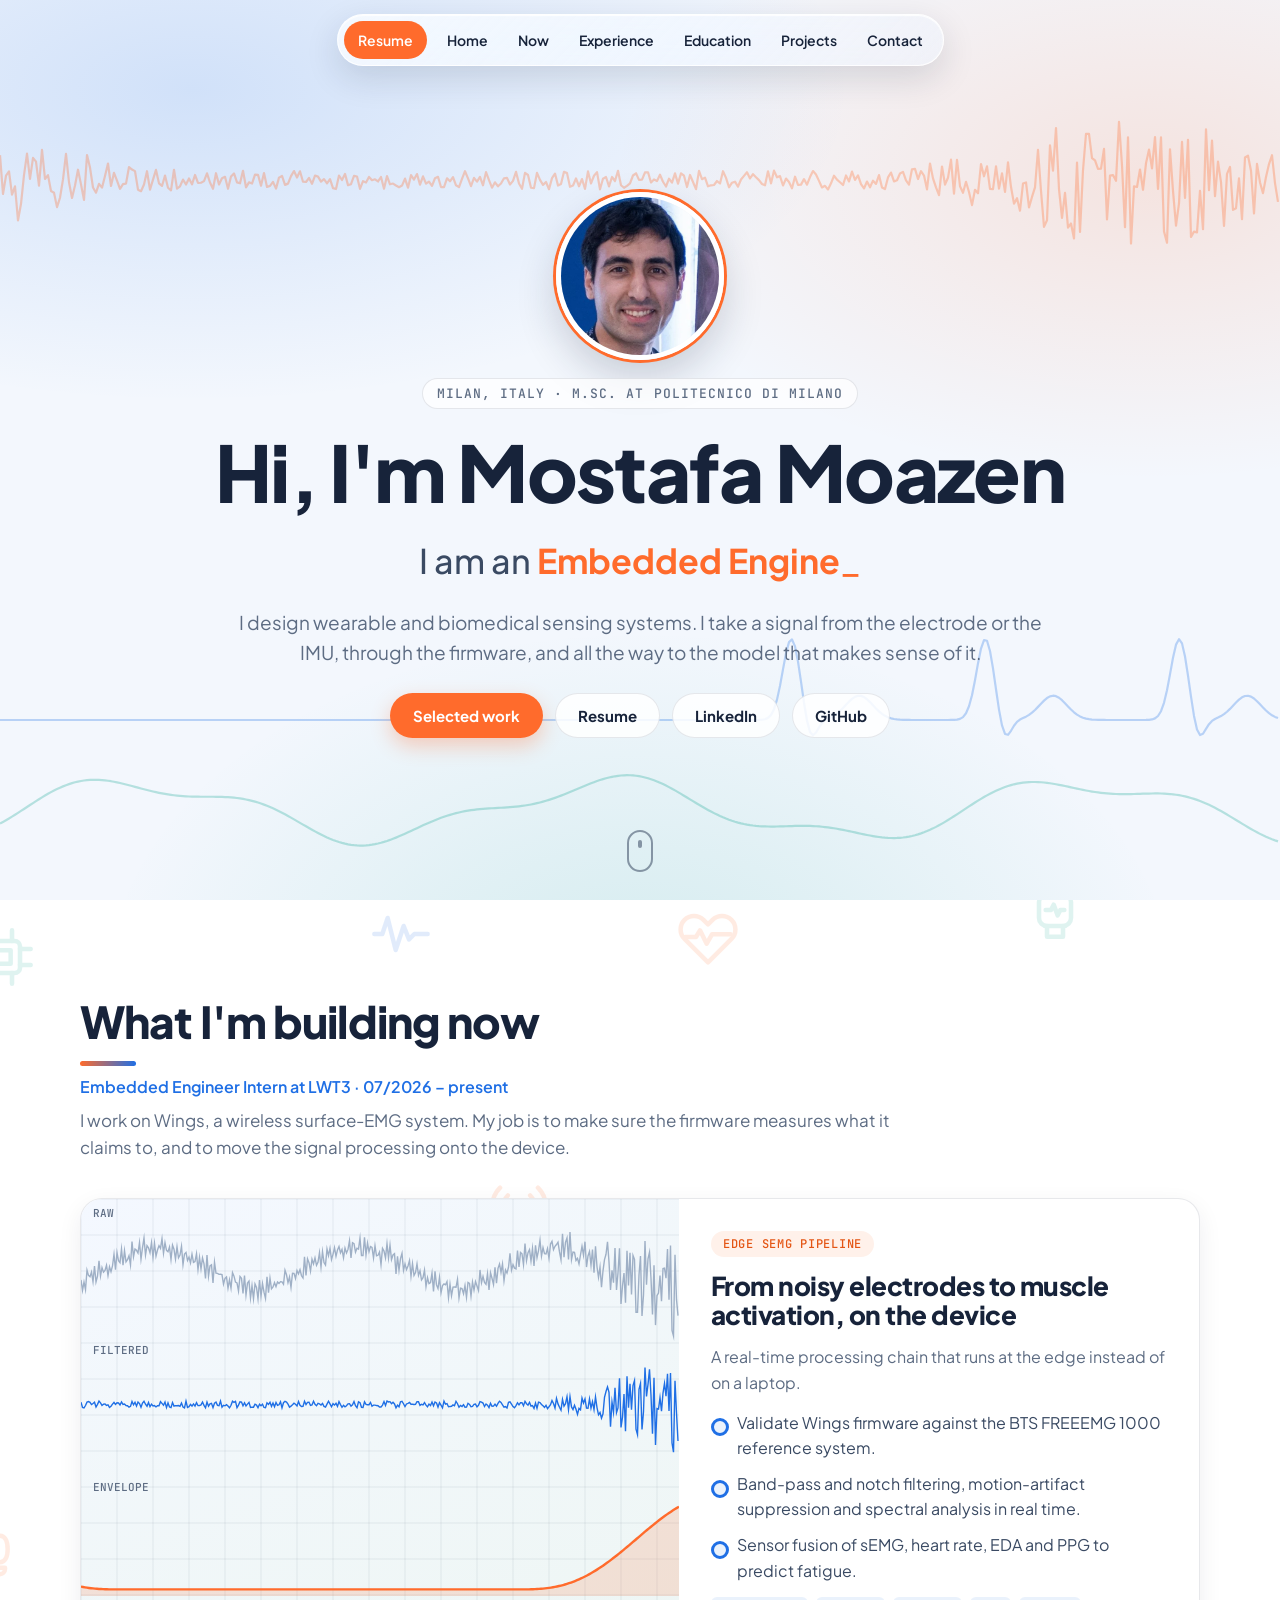
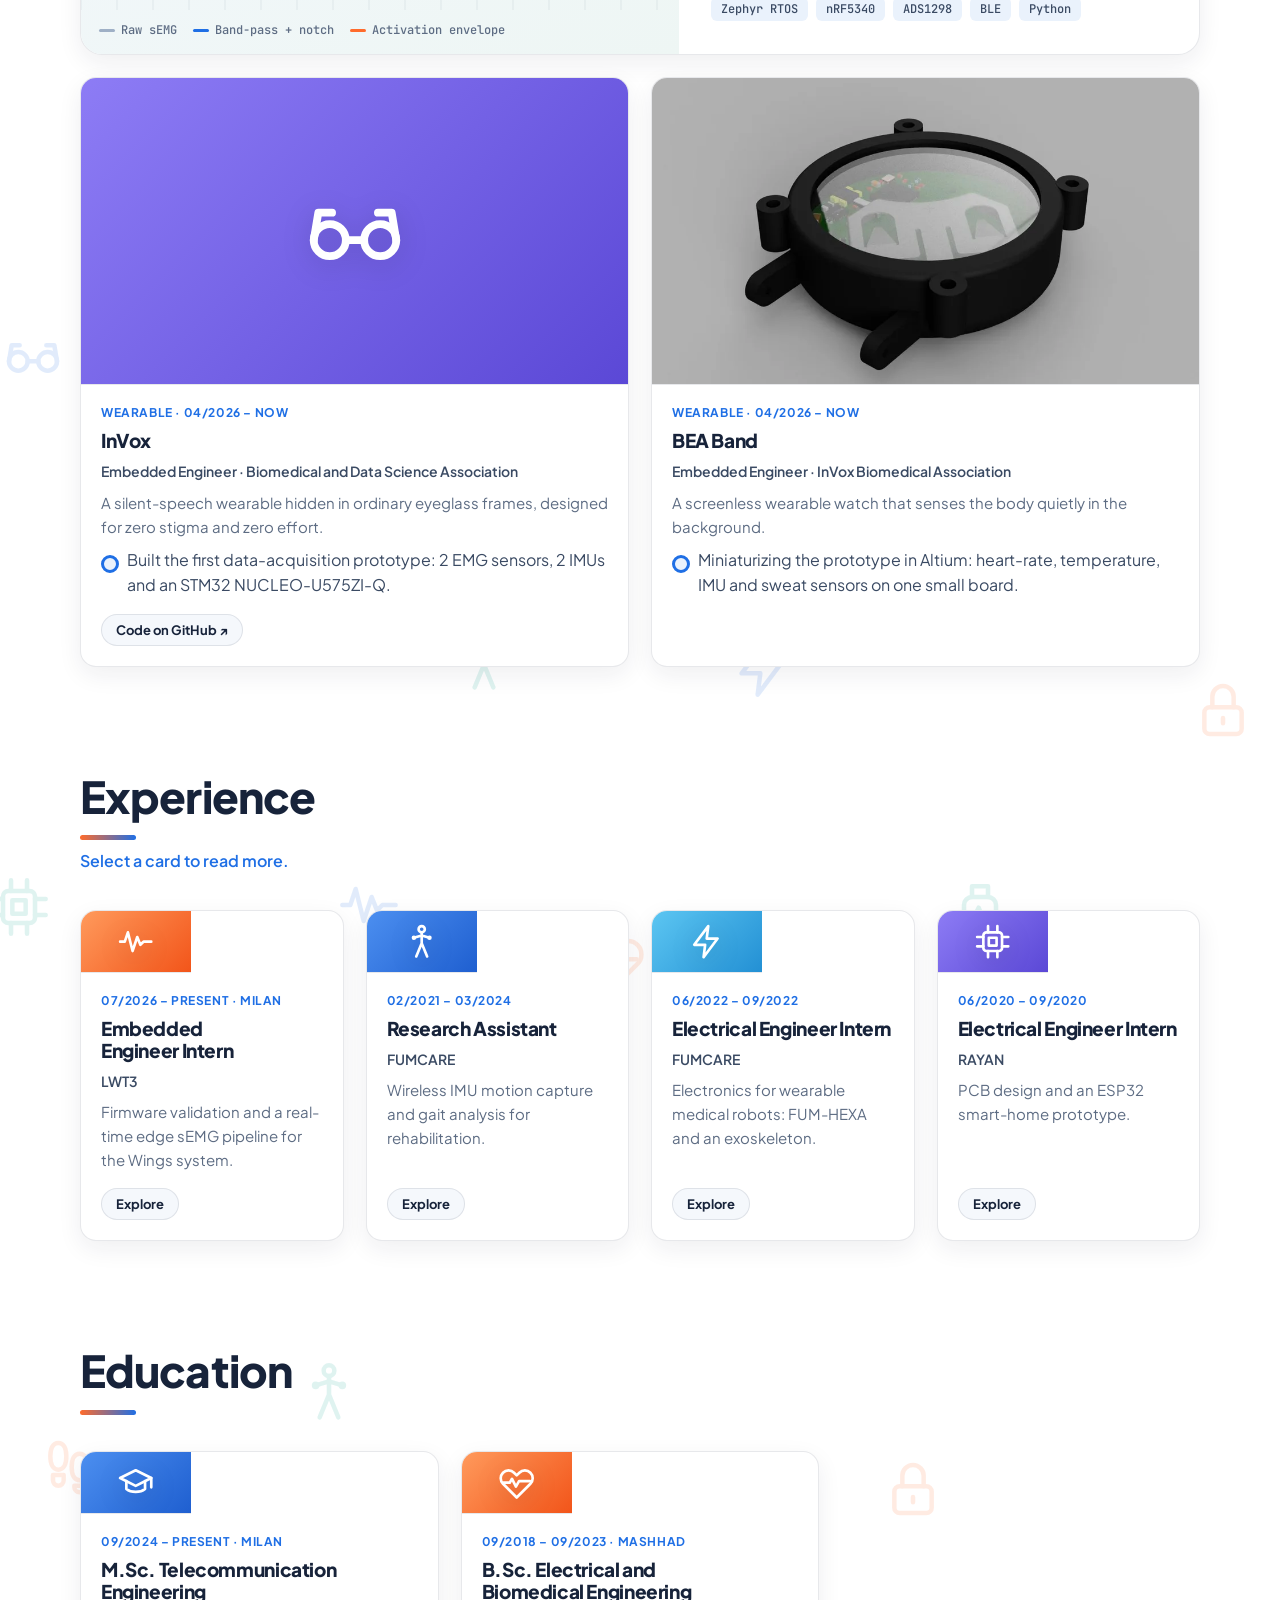
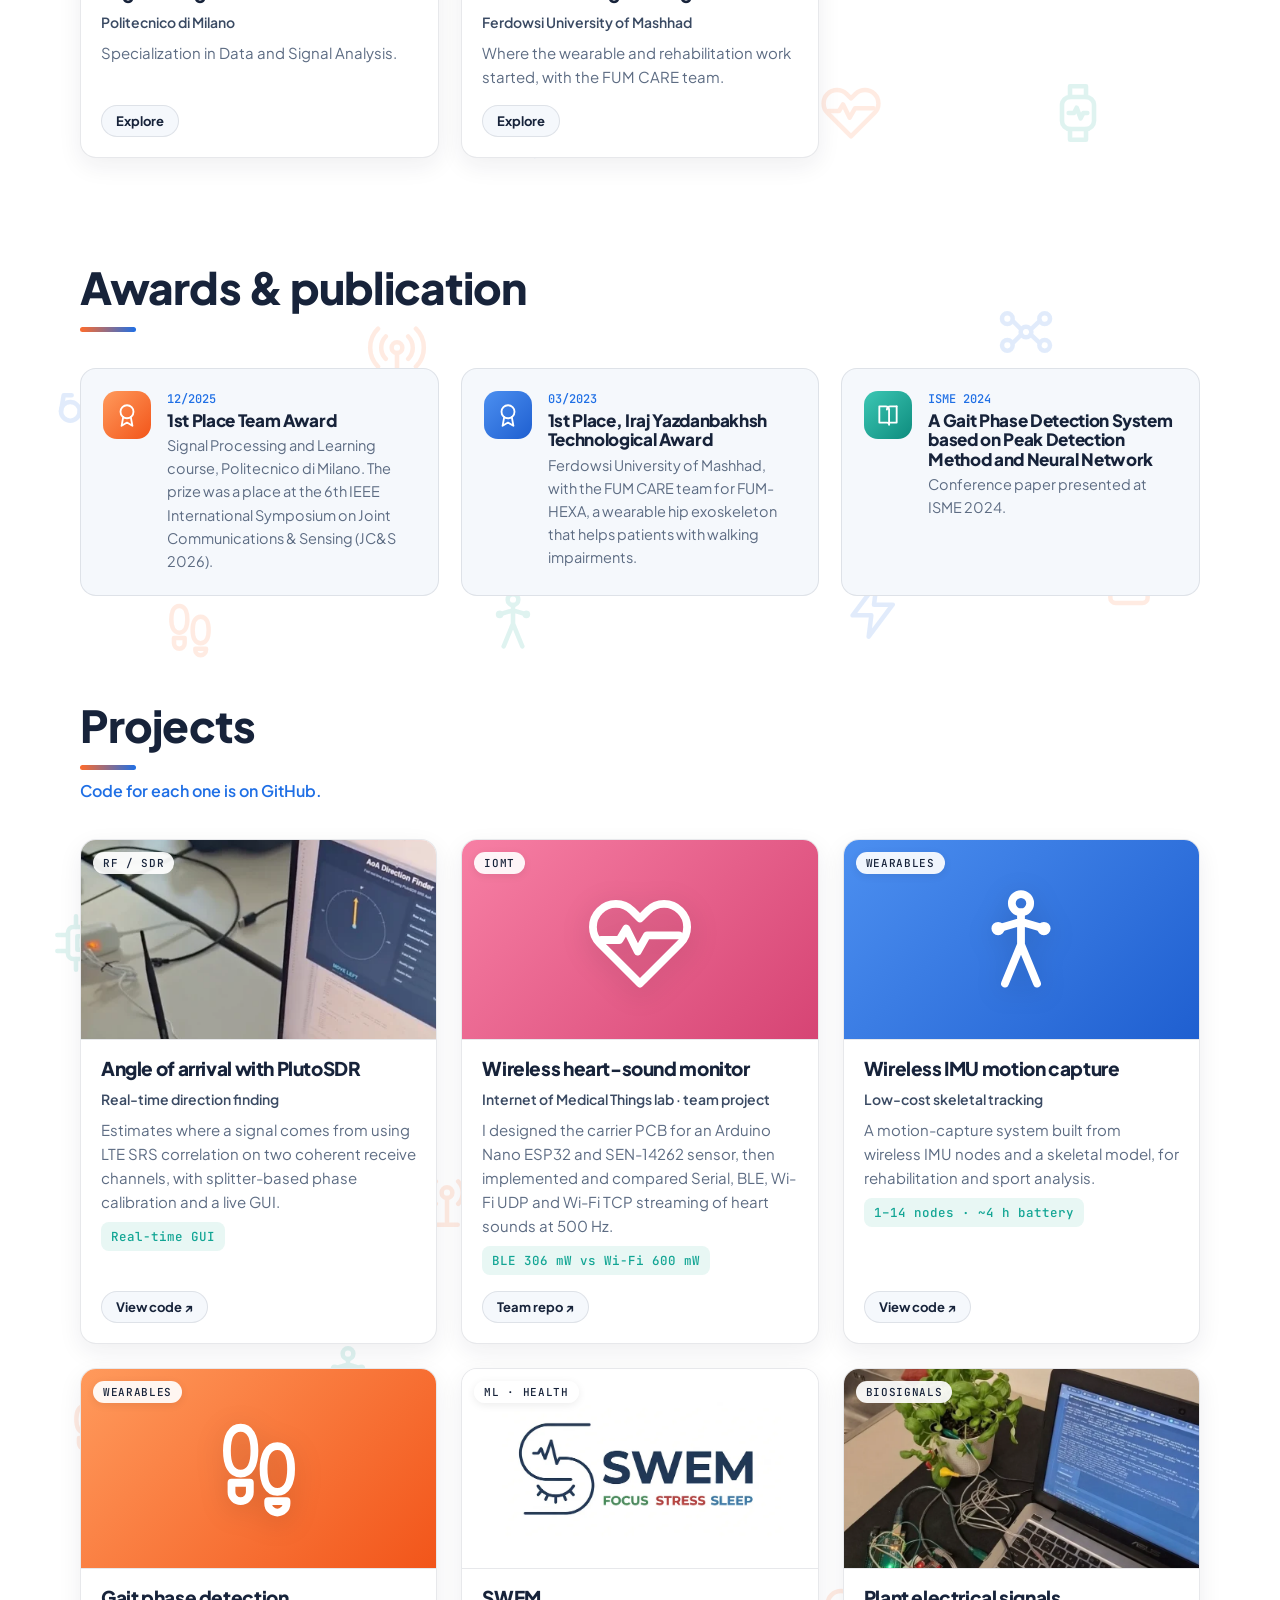
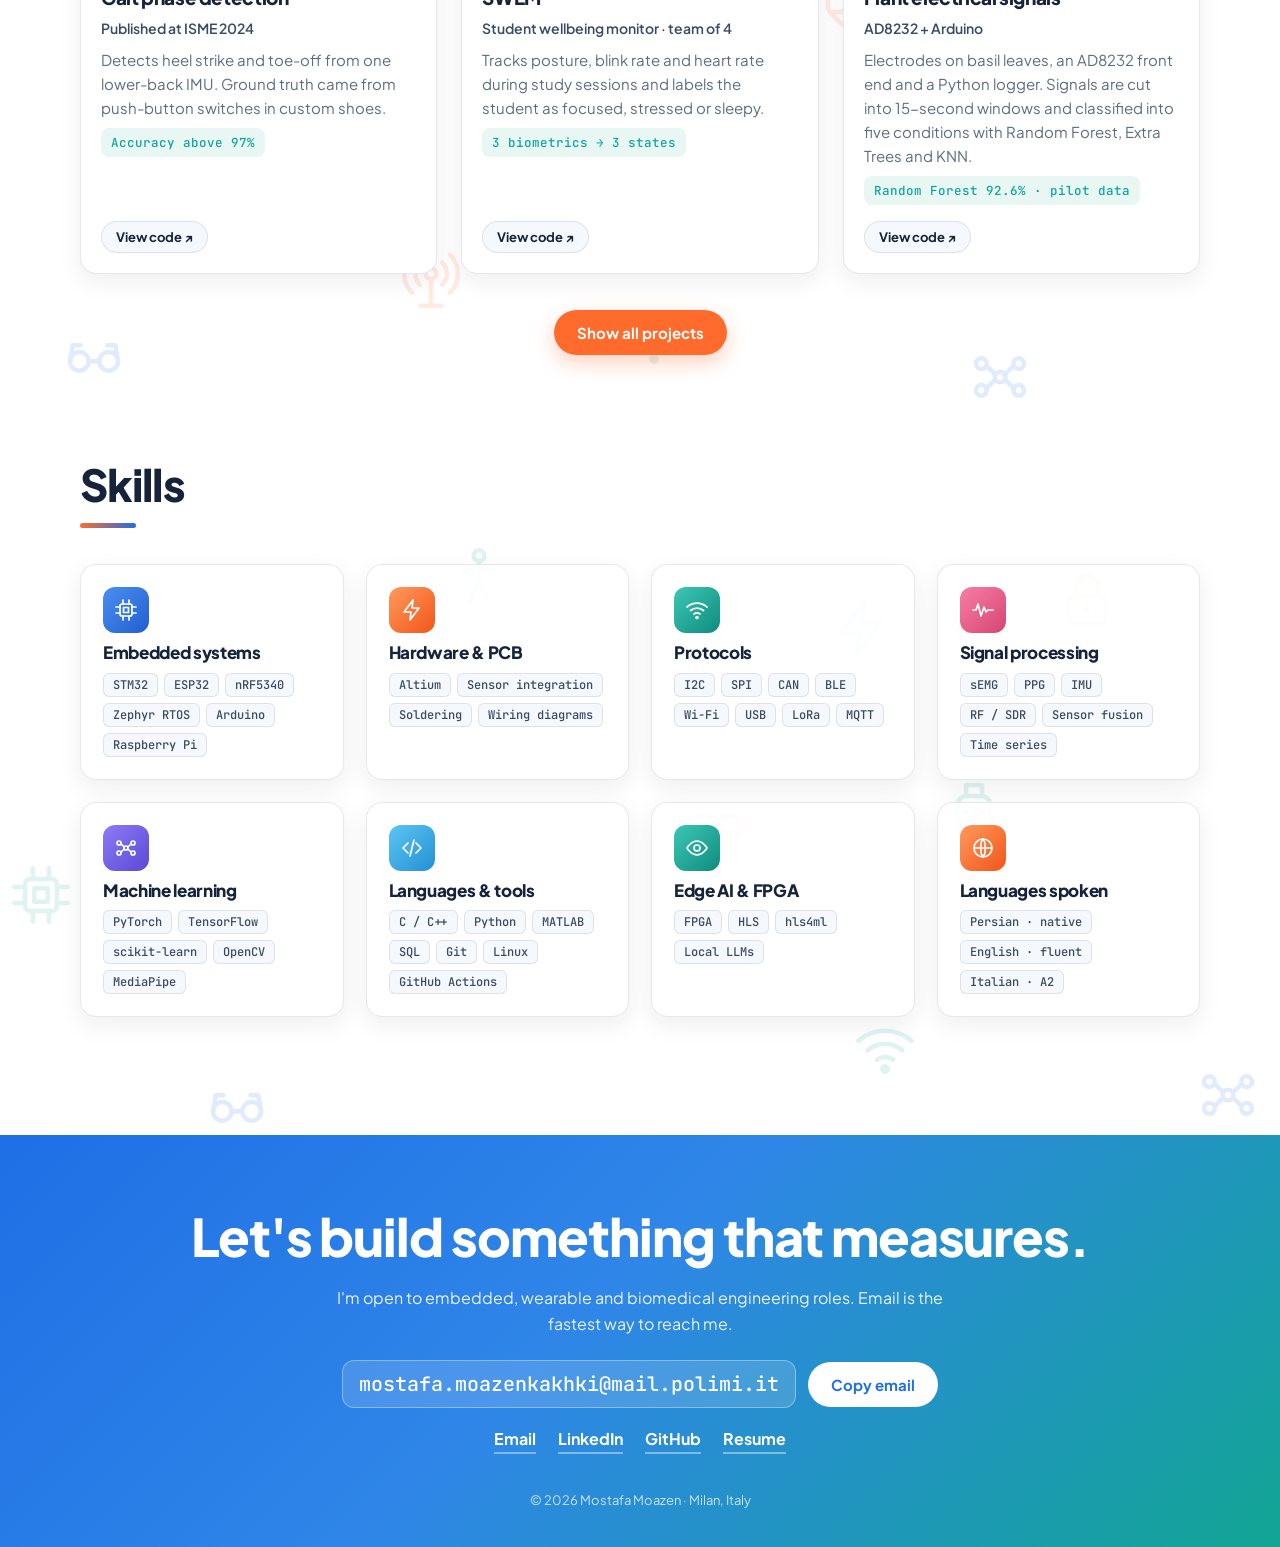
<file: site/index.html>
<!doctype html>
<html lang="en">
<head>
<meta charset="utf-8">
<meta name="viewport" content="width=device-width,initial-scale=1">
<title>Mostafa Moazen | Embedded &amp; Wearable Engineer</title>
<meta name="description" content="Mostafa Moazen, embedded engineer in Milan building wearable devices, biosignal pipelines and edge AI.">
<meta property="og:title" content="Mostafa Moazen | Embedded &amp; Wearable Engineer">
<meta property="og:description" content="Wearable sensing, biosignals and edge AI. M.Sc. Telecommunications, Politecnico di Milano.">
<meta property="og:type" content="website">
<meta property="og:image" content="https://momobuilds.github.io/assets/img/og.jpg">
<meta name="twitter:card" content="summary_large_image">
<meta name="theme-color" content="#eef4fb">
<link rel="icon" href="data:image/svg+xml,%3Csvg xmlns='http://www.w3.org/2000/svg' viewBox='0 0 32 32'%3E%3Crect width='32' height='32' rx='8' fill='%23ff6b2c'/%3E%3Cpath d='M5 17h5l3-8 4 15 3-9 2 2h5' fill='none' stroke='white' stroke-width='2.6' stroke-linecap='round' stroke-linejoin='round'/%3E%3C/svg%3E">
<link rel="preconnect" href="https://fonts.googleapis.com">
<link rel="preconnect" href="https://fonts.gstatic.com" crossorigin>
<link rel="stylesheet" href="https://fonts.googleapis.com/css2?family=Plus+Jakarta+Sans:wght@400;500;600;700;800&family=JetBrains+Mono:wght@500&display=swap">
<link rel="stylesheet" href="style.css">
<script>document.documentElement.classList.add("js")</script>
</head>
<body>
<a class="skip-link" href="#main">Skip to content</a>
<div class="wallpaper" id="wallpaper" aria-hidden="true"></div>

<header class="site-header">
  <nav class="navbar" aria-label="Primary">
    <a class="nav-pill" href="resume.html">Resume</a>
    <div class="nav-links">
      <a href="#home">Home</a>
      <a class="desk" href="#now">Now</a>
      <a class="desk" href="#experience">Experience</a>
      <a class="desk" href="#education">Education</a>
      <a class="desk" href="#projects">Projects</a>
      <a href="#contact">Contact</a>
    </div>
  </nav>
</header>

<main id="main">
  <section class="hero" id="home" aria-label="Mostafa Moazen">
    <canvas id="hero-canvas" aria-hidden="true"></canvas>
    <div class="hero-content">
      <img class="avatar" src="assets/img/mostafa.webp" width="168" height="168" alt="Portrait of Mostafa Moazen">
      <p class="hero-kicker">Milan, Italy · M.Sc. at Politecnico di Milano</p>
      <h1 class="hero-name">Hi, I'm Mostafa Moazen</h1>
      <p class="hero-role">I am <span class="type-a">an</span> <strong id="typer">Embedded Engineer</strong><span class="caret" aria-hidden="true">_</span></p>
      <p class="hero-summary">I design wearable and biomedical sensing systems. I take a signal from the electrode or the IMU, through the firmware, and all the way to the model that makes sense of it.</p>
      <div class="hero-actions">
        <a class="btn btn-primary" href="#now">Selected work</a>
        <a class="btn btn-ghost" href="resume.html">Resume</a>
        <a class="btn btn-ghost" href="https://www.linkedin.com/in/mo-moazen-46649220a/" target="_blank" rel="noopener">LinkedIn</a>
        <a class="btn btn-ghost" href="https://github.com/momobuilds" target="_blank" rel="noopener">GitHub</a>
      </div>
    </div>
    <a class="scroll-cue" href="#now" aria-label="Scroll to current work"><span></span></a>
  </section>

  <section class="section" id="now" aria-labelledby="now-h">
    <div class="container">
      <div class="section-head reveal">
        <h2 id="now-h">What I'm building now</h2>
        <p class="section-sub">Embedded Engineer Intern at LWT3 · 07/2026 – present</p>
        <p class="section-lead">I work on Wings, a wireless surface-EMG system. My job is to make sure the firmware measures what it claims to, and to move the signal processing onto the device.</p>
      </div>

      <article class="showcase reveal">
        <div class="showcase-media">
          <canvas id="emg-canvas" aria-label="Animated example of an sEMG processing pipeline: raw signal, filtered signal and activation envelope"></canvas>
          <div class="showcase-legend"><span><i class="l-raw"></i>Raw sEMG</span><span><i class="l-filt"></i>Band-pass + notch</span><span><i class="l-env"></i>Activation envelope</span></div>
        </div>
        <div class="showcase-copy">
          <span class="pill">Edge sEMG pipeline</span>
          <h3>From noisy electrodes to muscle activation, on the device</h3>
          <p>A real-time processing chain that runs at the edge instead of on a laptop.</p>
          <ul class="impact">
            <li>Validate Wings firmware against the BTS FREEEMG 1000 reference system.</li>
            <li>Band-pass and notch filtering, motion-artifact suppression and spectral analysis in real time.</li>
            <li>Sensor fusion of sEMG, heart rate, EDA and PPG to predict fatigue.</li>
          </ul>
          <div class="tags"><span>Zephyr RTOS</span><span>nRF5340</span><span>ADS1298</span><span>BLE</span><span>Python</span></div>
        </div>
      </article>

      <div class="case-grid" id="case-grid"></div>
    </div>
  </section>

  <section class="section" id="experience" aria-labelledby="exp-h">
    <div class="container">
      <div class="section-head reveal"><h2 id="exp-h">Experience</h2><p class="section-sub">Select a card to read more.</p></div>
      <div class="card-grid" id="exp-grid"></div>
    </div>
  </section>

  <section class="section" id="education" aria-labelledby="edu-h">
    <div class="container">
      <div class="section-head reveal"><h2 id="edu-h">Education</h2></div>
      <div class="card-grid two" id="edu-grid"></div>
    </div>
  </section>

  <section class="section" id="recognition" aria-labelledby="rec-h">
    <div class="container">
      <div class="section-head reveal"><h2 id="rec-h">Awards &amp; publication</h2></div>
      <div class="rec-grid" id="rec-grid"></div>
    </div>
  </section>

  <section class="section" id="projects" aria-labelledby="proj-h">
    <div class="container">
      <div class="section-head reveal"><h2 id="proj-h">Projects</h2><p class="section-sub">Code for each one is on GitHub.</p></div>
      <div class="project-grid" id="project-grid"></div>
      <div class="center"><button class="btn btn-primary" id="more-btn" type="button" aria-expanded="false">Show all projects</button></div>
    </div>
  </section>

  <section class="section" id="skills" aria-labelledby="skills-h">
    <div class="container">
      <div class="section-head reveal"><h2 id="skills-h">Skills</h2></div>
      <div class="skill-grid" id="skill-grid"></div>
    </div>
  </section>
</main>

<footer class="footer" id="contact">
  <div class="container footer-inner reveal">
    <h2>Let's build something that measures.</h2>
    <p>I'm open to embedded, wearable and biomedical engineering roles. Email is the fastest way to reach me.</p>
    <div class="mail-row">
      <span class="mail" id="mail">mostafa.moazenkakhki@mail.polimi.it</span>
      <button class="btn btn-white" id="copy-btn" type="button">Copy email</button>
    </div>
    <div class="socials">
      <a href="mailto:mostafa.moazenkakhki@mail.polimi.it">Email</a>
      <a href="https://www.linkedin.com/in/mo-moazen-46649220a/" target="_blank" rel="noopener">LinkedIn</a>
      <a href="https://github.com/momobuilds" target="_blank" rel="noopener">GitHub</a>
      <a href="resume.html">Resume</a>
    </div>
    <p class="copyright">© <span id="year">2026</span> Mostafa Moazen · Milan, Italy</p>
  </div>
</footer>

<div class="modal" id="modal" hidden>
  <div class="modal-bg" data-close></div>
  <div class="modal-box" role="dialog" aria-modal="true" aria-labelledby="modal-title" tabindex="-1">
    <button class="modal-x" type="button" data-close aria-label="Close">×</button>
    <div class="modal-media" id="modal-media"></div>
    <div class="modal-body">
      <p class="modal-meta" id="modal-meta"></p>
      <h3 id="modal-title"></h3>
      <p class="modal-org" id="modal-org"></p>
      <ul id="modal-list"></ul>
      <div class="modal-nav">
        <button class="btn btn-ghost" type="button" id="modal-prev">← Previous</button>
        <span id="modal-count"></span>
        <button class="btn btn-ghost" type="button" id="modal-next">Next →</button>
      </div>
    </div>
  </div>
</div>

<script src="script.js"></script>
</body>
</html>
</file>
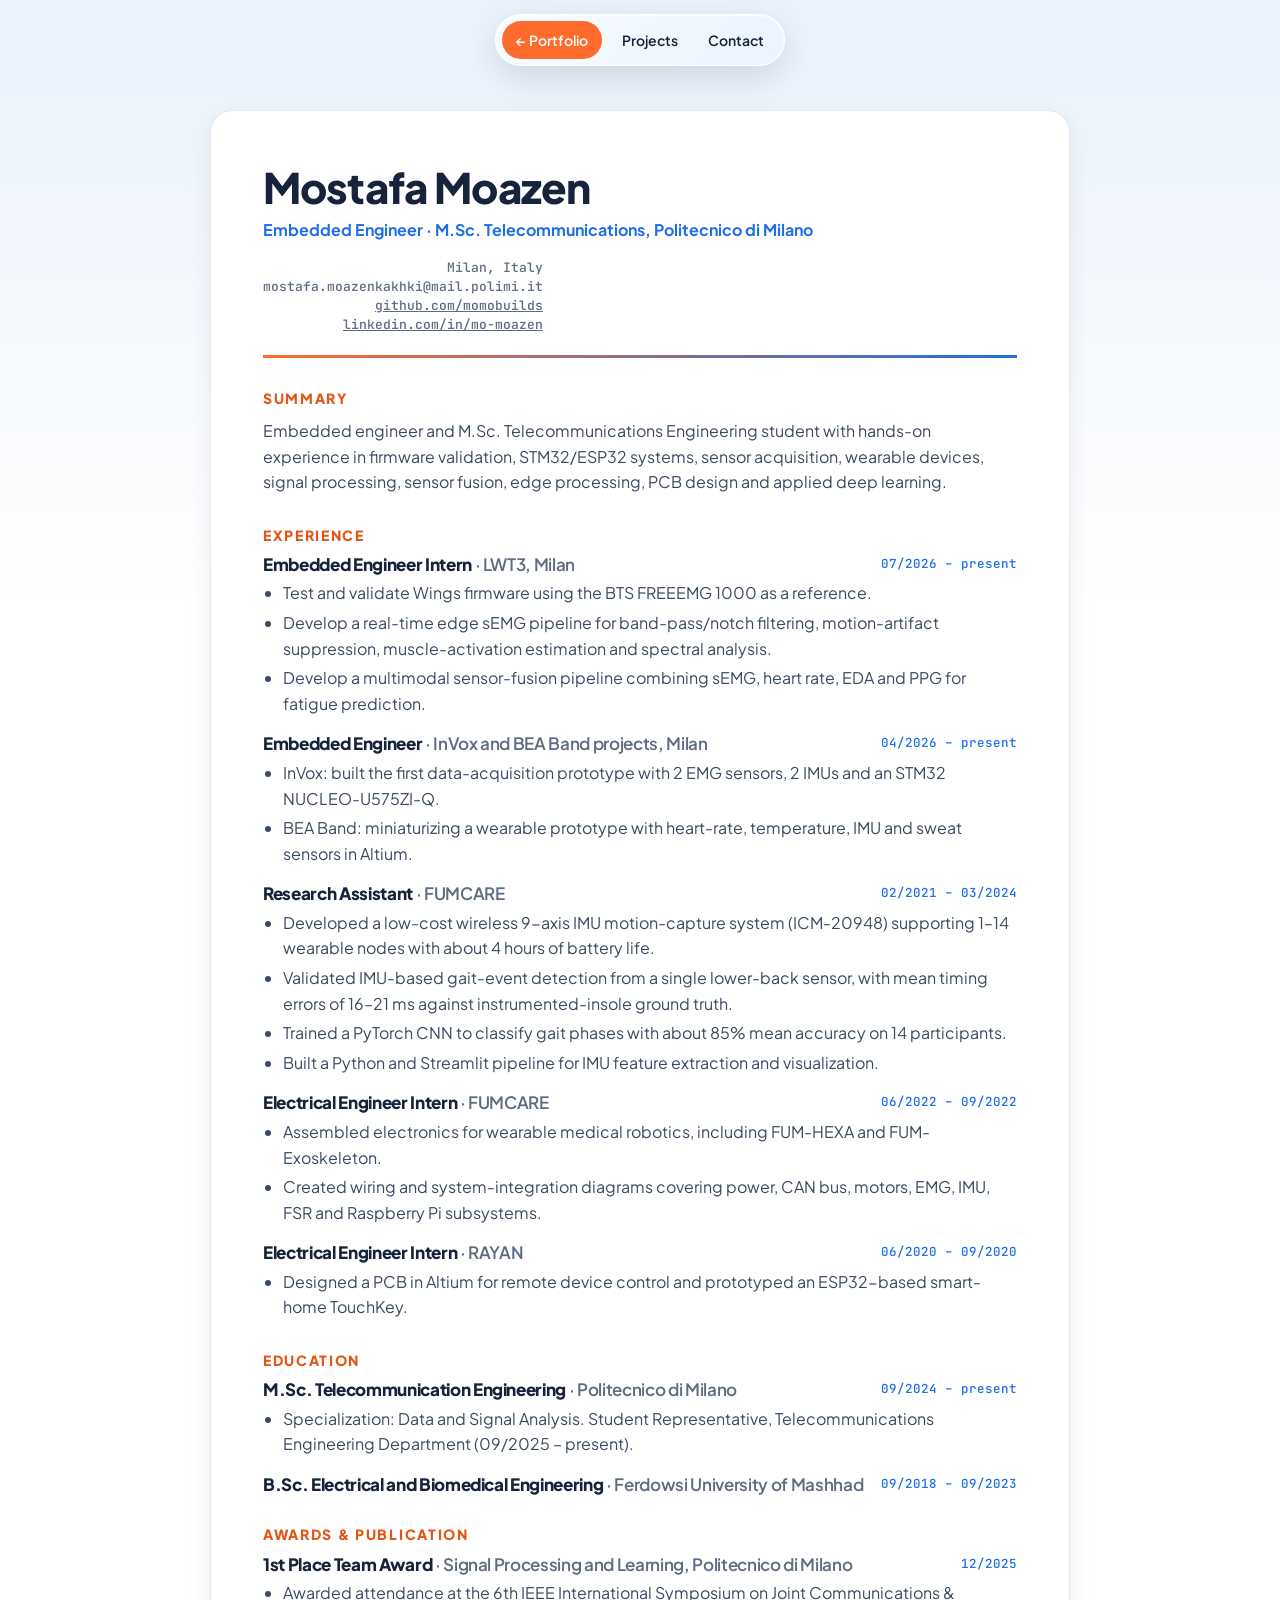
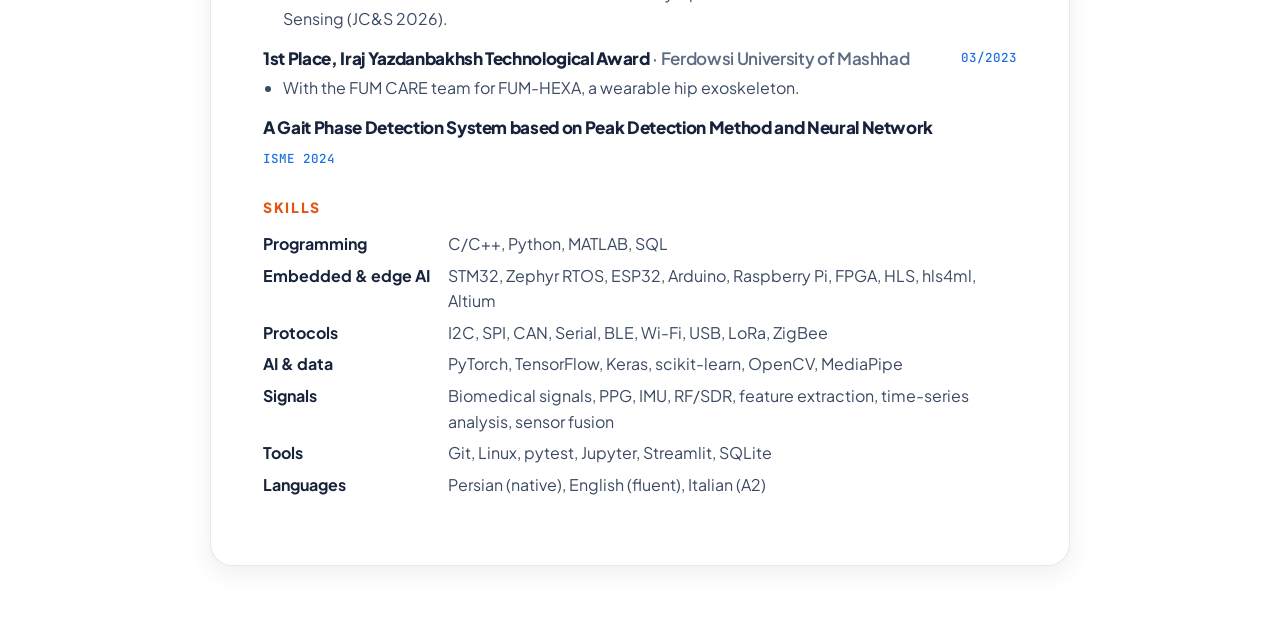
<file: site/resume.html>
<!doctype html>
<html lang="en">
<head>
<meta charset="utf-8">
<meta name="viewport" content="width=device-width,initial-scale=1">
<title>Resume | Mostafa Moazen</title>
<meta name="description" content="Resume of Mostafa Moazen, embedded engineer and M.Sc. Telecommunications student at Politecnico di Milano.">
<link rel="icon" href="data:image/svg+xml,%3Csvg xmlns='http://www.w3.org/2000/svg' viewBox='0 0 32 32'%3E%3Crect width='32' height='32' rx='8' fill='%23ff6b2c'/%3E%3Cpath d='M5 17h5l3-8 4 15 3-9 2 2h5' fill='none' stroke='white' stroke-width='2.6' stroke-linecap='round' stroke-linejoin='round'/%3E%3C/svg%3E">
<link rel="preconnect" href="https://fonts.googleapis.com">
<link rel="preconnect" href="https://fonts.gstatic.com" crossorigin>
<link rel="stylesheet" href="https://fonts.googleapis.com/css2?family=Plus+Jakarta+Sans:wght@400;500;600;700;800&family=JetBrains+Mono:wght@500&display=swap">
<link rel="stylesheet" href="style.css">
<style>
  .resume { max-width: 860px; margin: 110px auto 60px; background: #fff; border: 1px solid var(--line); border-radius: 22px; box-shadow: var(--shadow); padding: clamp(22px, 5vw, 52px); }
  .resume header { display: flex; justify-content: space-between; gap: 16px; flex-wrap: wrap; align-items: end; padding-bottom: 22px; border-bottom: 3px solid; border-image: linear-gradient(90deg, var(--orange), var(--blue)) 1; }
  .resume h1 { font-size: clamp(30px, 5vw, 42px); font-weight: 800; }
  .resume .role { margin: 6px 0 0; color: var(--blue); font-weight: 700; }
  .resume .contact { font: 500 13px var(--mono); color: var(--muted); text-align: right; display: grid; gap: 2px; }
  .resume h2 { font-size: 14px; font-weight: 800; letter-spacing: .12em; text-transform: uppercase; color: var(--orange-dark); margin: 32px 0 12px; }
  .resume p { margin: 0; color: var(--ink-2); }
  .entry { margin-bottom: 18px; }
  .entry .top { display: flex; justify-content: space-between; gap: 12px; flex-wrap: wrap; }
  .entry h3 { font-size: 17px; font-weight: 800; }
  .entry .org { color: var(--muted); font-weight: 600; }
  .entry .date { font: 500 12.5px var(--mono); color: var(--blue); white-space: nowrap; }
  .entry ul { margin: 6px 0 0; padding-left: 20px; color: var(--ink-2); display: grid; gap: 4px; }
  .skills-table { display: grid; grid-template-columns: max-content 1fr; gap: 6px 18px; }
  .skills-table dt { font-weight: 700; }
  .skills-table dd { margin: 0; color: var(--ink-2); }
  @media (max-width: 560px) { .skills-table { grid-template-columns: 1fr; } .skills-table dd { margin-bottom: 8px; } .resume .contact { text-align: left; } }
  .page-wrap { padding-left: max(16px, env(safe-area-inset-left, 0px)); padding-right: max(16px, env(safe-area-inset-right, 0px)); background: linear-gradient(180deg, #eaf2fc, #fff 600px); min-height: 100vh; overflow: hidden; }
</style>
</head>
<body>
<header class="site-header">
  <nav class="navbar" aria-label="Primary">
    <a class="nav-pill" href="index.html">← Portfolio</a>
    <div class="nav-links"><a href="index.html#projects">Projects</a><a href="index.html#contact">Contact</a></div>
  </nav>
</header>

<div class="page-wrap">
<main class="resume">
  <header>
    <div>
      <h1>Mostafa Moazen</h1>
      <p class="role">Embedded Engineer · M.Sc. Telecommunications, Politecnico di Milano</p>
    </div>
    <div class="contact">
      <span>Milan, Italy</span>
      <span>mostafa.moazenkakhki@mail.polimi.it</span>
      <a href="https://github.com/momobuilds">github.com/momobuilds</a>
      <a href="https://www.linkedin.com/in/mo-moazen-46649220a/">linkedin.com/in/mo-moazen</a>
    </div>
  </header>

  <h2>Summary</h2>
  <p>Embedded engineer and M.Sc. Telecommunications Engineering student with hands-on experience in firmware validation, STM32/ESP32 systems, sensor acquisition, wearable devices, signal processing, sensor fusion, edge processing, PCB design and applied deep learning.</p>

  <h2>Experience</h2>
  <div class="entry">
    <div class="top"><h3>Embedded Engineer Intern <span class="org">· LWT3, Milan</span></h3><span class="date">07/2026 – present</span></div>
    <ul>
      <li>Test and validate Wings firmware using the BTS FREEEMG 1000 as a reference.</li>
      <li>Develop a real-time edge sEMG pipeline for band-pass/notch filtering, motion-artifact suppression, muscle-activation estimation and spectral analysis.</li>
      <li>Develop a multimodal sensor-fusion pipeline combining sEMG, heart rate, EDA and PPG for fatigue prediction.</li>
    </ul>
  </div>
  <div class="entry">
    <div class="top"><h3>Embedded Engineer <span class="org">· InVox and BEA Band projects, Milan</span></h3><span class="date">04/2026 – present</span></div>
    <ul>
      <li>InVox: built the first data-acquisition prototype with 2 EMG sensors, 2 IMUs and an STM32 NUCLEO-U575ZI-Q.</li>
      <li>BEA Band: miniaturizing a wearable prototype with heart-rate, temperature, IMU and sweat sensors in Altium.</li>
    </ul>
  </div>
  <div class="entry">
    <div class="top"><h3>Research Assistant <span class="org">· FUMCARE</span></h3><span class="date">02/2021 – 03/2024</span></div>
    <ul>
      <li>Developed a low-cost wireless 9-axis IMU motion-capture system (ICM-20948) supporting 1–14 wearable nodes with about 4 hours of battery life.</li>
      <li>Validated IMU-based gait-event detection from a single lower-back sensor, with mean timing errors of 16–21 ms against instrumented-insole ground truth.</li>
      <li>Trained a PyTorch CNN to classify gait phases with about 85% mean accuracy on 14 participants.</li>
      <li>Built a Python and Streamlit pipeline for IMU feature extraction and visualization.</li>
    </ul>
  </div>
  <div class="entry">
    <div class="top"><h3>Electrical Engineer Intern <span class="org">· FUMCARE</span></h3><span class="date">06/2022 – 09/2022</span></div>
    <ul>
      <li>Assembled electronics for wearable medical robotics, including FUM-HEXA and FUM-Exoskeleton.</li>
      <li>Created wiring and system-integration diagrams covering power, CAN bus, motors, EMG, IMU, FSR and Raspberry Pi subsystems.</li>
    </ul>
  </div>
  <div class="entry">
    <div class="top"><h3>Electrical Engineer Intern <span class="org">· RAYAN</span></h3><span class="date">06/2020 – 09/2020</span></div>
    <ul>
      <li>Designed a PCB in Altium for remote device control and prototyped an ESP32-based smart-home TouchKey.</li>
    </ul>
  </div>

  <h2>Education</h2>
  <div class="entry">
    <div class="top"><h3>M.Sc. Telecommunication Engineering <span class="org">· Politecnico di Milano</span></h3><span class="date">09/2024 – present</span></div>
    <ul><li>Specialization: Data and Signal Analysis. Student Representative, Telecommunications Engineering Department (09/2025 – present).</li></ul>
  </div>
  <div class="entry">
    <div class="top"><h3>B.Sc. Electrical and Biomedical Engineering <span class="org">· Ferdowsi University of Mashhad</span></h3><span class="date">09/2018 – 09/2023</span></div>
  </div>

  <h2>Awards &amp; publication</h2>
  <div class="entry">
    <div class="top"><h3>1st Place Team Award <span class="org">· Signal Processing and Learning, Politecnico di Milano</span></h3><span class="date">12/2025</span></div>
    <ul><li>Awarded attendance at the 6th IEEE International Symposium on Joint Communications &amp; Sensing (JC&amp;S 2026).</li></ul>
  </div>
  <div class="entry">
    <div class="top"><h3>1st Place, Iraj Yazdanbakhsh Technological Award <span class="org">· Ferdowsi University of Mashhad</span></h3><span class="date">03/2023</span></div>
    <ul><li>With the FUM CARE team for FUM-HEXA, a wearable hip exoskeleton.</li></ul>
  </div>
  <div class="entry">
    <div class="top"><h3>A Gait Phase Detection System based on Peak Detection Method and Neural Network</h3><span class="date">ISME 2024</span></div>
  </div>

  <h2>Skills</h2>
  <dl class="skills-table">
    <dt>Programming</dt><dd>C/C++, Python, MATLAB, SQL</dd>
    <dt>Embedded &amp; edge AI</dt><dd>STM32, Zephyr RTOS, ESP32, Arduino, Raspberry Pi, FPGA, HLS, hls4ml, Altium</dd>
    <dt>Protocols</dt><dd>I2C, SPI, CAN, Serial, BLE, Wi-Fi, USB, LoRa, ZigBee</dd>
    <dt>AI &amp; data</dt><dd>PyTorch, TensorFlow, Keras, scikit-learn, OpenCV, MediaPipe</dd>
    <dt>Signals</dt><dd>Biomedical signals, PPG, IMU, RF/SDR, feature extraction, time-series analysis, sensor fusion</dd>
    <dt>Tools</dt><dd>Git, Linux, pytest, Jupyter, Streamlit, SQLite</dd>
    <dt>Languages</dt><dd>Persian (native), English (fluent), Italian (A2)</dd>
  </dl>
</main>
</div>
</body>
</html>
</file>
<file: site/style.css>
/* Light, airy single theme. Floating glass navbar, full-screen signal hero,
   media cards with detail modal, scattered sensor-icon wallpaper. */
:root {
  --bg: #ffffff;
  --surface: #f5f8fc;
  --tint: #eaf2fc;
  --ink: #17233a;
  --ink-2: #3a4a63;
  --muted: #5d6c83;
  --line: rgba(23, 35, 58, 0.1);
  --orange: #ff6b2c;
  --orange-dark: #e45514;
  --blue: #1f6fe5;
  --teal: #12a594;
  --shadow: 0 8px 24px rgba(23, 35, 58, 0.07);
  --shadow-hover: 0 18px 40px rgba(23, 35, 58, 0.14);
  --radius: 16px;
  --font: "Plus Jakarta Sans", "Helvetica Neue", Arial, sans-serif;
  --mono: "JetBrains Mono", ui-monospace, Menlo, Consolas, monospace;
  color-scheme: light;
}

* { box-sizing: border-box; }
html { scroll-behavior: smooth; scroll-padding-top: 90px; }
body {
  margin: 0;
  background: var(--bg);
  color: var(--ink);
  font-family: var(--font);
  font-size: 16px;
  line-height: 1.6;
  -webkit-font-smoothing: antialiased;
  overflow-x: hidden;
  position: relative;
}
img { max-width: 100%; display: block; }
[hidden] { display: none !important; }
a { color: inherit; }
h1, h2, h3 { margin: 0; line-height: 1.15; text-wrap: balance; letter-spacing: -0.02em; }
:focus-visible { outline: 3px solid var(--blue); outline-offset: 3px; border-radius: 6px; }
.container {
  max-width: 1160px;
  margin-inline: auto;
  padding-left: max(20px, env(safe-area-inset-left, 0px));
  padding-right: max(20px, env(safe-area-inset-right, 0px));
}
.center { display: flex; justify-content: center; margin-top: 36px; }

.skip-link { position: absolute; left: -9999px; top: 8px; z-index: 100; background: var(--ink); color: #fff; padding: 8px 14px; border-radius: 8px; }
.skip-link:focus { left: 12px; }

/* ---------- Wallpaper icons ---------- */
.wallpaper { position: absolute; inset: 0; overflow: hidden; pointer-events: none; z-index: 0; }
.wallpaper svg {
  position: absolute; width: 64px; height: 64px; opacity: 0.13;
  color: var(--blue); animation: spin 70s linear infinite;
}
.wallpaper svg:nth-child(3n) { color: var(--orange); }
.wallpaper svg:nth-child(3n+1) { color: var(--teal); }
@keyframes spin { to { transform: rotate(360deg); } }
main, .footer { position: relative; z-index: 1; }

/* ---------- Navbar ---------- */
.site-header {
  position: fixed; top: calc(14px + env(safe-area-inset-top, 0px)); left: 0; right: 0; z-index: 50;
  display: flex; justify-content: center;
  padding-left: max(12px, env(safe-area-inset-left, 0px));
  padding-right: max(12px, env(safe-area-inset-right, 0px));
  pointer-events: none;
}
.navbar {
  pointer-events: auto;
  display: flex; align-items: center; gap: 6px;
  padding: 6px;
  border-radius: 999px;
  background: linear-gradient(135deg, rgba(255,255,255,.72), rgba(236,244,255,.5));
  border: 1px solid rgba(255,255,255,.85);
  box-shadow: 0 12px 34px rgba(23,35,58,.14), inset 0 1px 1px rgba(255,255,255,.9);
  backdrop-filter: blur(18px) saturate(1.6);
  -webkit-backdrop-filter: blur(18px) saturate(1.6);
  max-width: 100%;
}
.nav-links { display: flex; gap: 2px; flex-wrap: nowrap; }
.navbar a {
  text-decoration: none; font-weight: 600; font-size: 14px; color: var(--ink);
  padding: 8px 14px; border-radius: 999px; white-space: nowrap;
  transition: background .2s;
}
.navbar a:hover { background: rgba(255,255,255,.75); }
.navbar .nav-pill { background: var(--orange); color: #fff; }
.navbar .nav-pill:hover { background: var(--orange-dark); }
@media (max-width: 760px) { .nav-links .desk { display: none; } }

/* ---------- Hero ---------- */
.hero {
  position: relative; min-height: min(100vh, 900px); min-height: min(100svh, 900px);
  display: flex; align-items: center; justify-content: center; text-align: center;
  padding: 120px max(20px, env(safe-area-inset-right, 0px)) 90px max(20px, env(safe-area-inset-left, 0px));
  background:
    radial-gradient(1100px 520px at 15% 10%, rgba(31,111,229,.16), transparent 60%),
    radial-gradient(900px 500px at 90% 20%, rgba(255,107,44,.14), transparent 60%),
    radial-gradient(900px 600px at 50% 110%, rgba(18,165,148,.14), transparent 60%),
    #f3f7fd;
  overflow: hidden;
}
#hero-canvas { position: absolute; inset: 0; width: 100%; height: 100%; }
.hero-content { position: relative; max-width: 860px; display: grid; gap: 18px; justify-items: center; }
.avatar {
  width: clamp(120px, 16vw, 168px); height: auto; aspect-ratio: 1; border-radius: 50%; object-fit: cover;
  border: 5px solid #fff; box-shadow: 0 0 0 3px var(--orange), 0 18px 40px rgba(23,35,58,.2);
}
.hero-kicker {
  margin: 0; font: 500 13px var(--mono); letter-spacing: .08em; text-transform: uppercase; color: var(--muted);
  background: rgba(255,255,255,.7); padding: 6px 14px; border-radius: 999px; border: 1px solid var(--line);
}
.hero-name { font-size: clamp(40px, 7vw, 78px); font-weight: 800; }
.hero-role { margin: 0; font-size: clamp(22px, 3.4vw, 34px); font-weight: 500; color: var(--ink-2); min-height: 1.4em; }
.hero-role strong { color: var(--orange); font-weight: 700; }
.caret { color: var(--orange); animation: blink 1s steps(1) infinite; }
@keyframes blink { 50% { opacity: 0; } }
.hero-summary { margin: 0; max-width: 60ch; font-size: clamp(16px, 1.9vw, 19px); color: var(--muted); }
.hero-actions { display: flex; gap: 12px; flex-wrap: wrap; justify-content: center; margin-top: 8px; }
.scroll-cue { position: absolute; bottom: 28px; left: 50%; transform: translateX(-50%); width: 26px; height: 42px; border: 2px solid var(--ink-2); border-radius: 14px; opacity: .55; }
.scroll-cue span { position: absolute; left: 50%; top: 8px; width: 4px; height: 8px; margin-left: -2px; border-radius: 2px; background: var(--ink-2); animation: cue 1.8s ease-in-out infinite; }
@keyframes cue { 0% { transform: translateY(0); opacity: 1; } 80% { transform: translateY(14px); opacity: 0; } 100% { opacity: 0; } }

/* ---------- Buttons ---------- */
.btn {
  display: inline-flex; align-items: center; justify-content: center; gap: 8px;
  padding: 12px 22px; border-radius: 999px; font: 700 15px var(--font);
  text-decoration: none; cursor: pointer; border: 1.5px solid transparent;
  transition: transform .2s, box-shadow .2s, background .2s;
}
.btn:hover { transform: translateY(-2px); }
.btn-primary { background: var(--orange); color: #fff; box-shadow: 0 8px 20px rgba(255,107,44,.3); }
.btn-primary:hover { background: var(--orange-dark); box-shadow: 0 12px 26px rgba(255,107,44,.38); }
.btn-ghost { background: rgba(255,255,255,.85); color: var(--ink); border-color: var(--line); }
.btn-ghost:hover { border-color: var(--blue); color: var(--blue); }
.btn-ghost:disabled { opacity: .4; cursor: default; transform: none; }
.btn-white { background: #fff; color: var(--blue); }

/* ---------- Sections ---------- */
.section { padding-block: 96px 8px; }
.section-head { margin-bottom: 36px; display: grid; gap: 8px; }
.section-head h2 { font-size: clamp(30px, 4.2vw, 44px); font-weight: 800; }
.section-head h2::after { content: ""; display: block; width: 56px; height: 5px; border-radius: 3px; margin-top: 14px; background: linear-gradient(90deg, var(--orange), var(--blue)); }
.section-sub { margin: 0; color: var(--blue); font-weight: 600; }
.section-lead { margin: 0; max-width: 68ch; color: var(--muted); font-size: 17px; }

/* Reveal on scroll: visible by default, animated only when JS is present */
.js .reveal { opacity: 0; transform: translateY(22px); transition: opacity .7s ease, transform .7s ease; }
.js .reveal.in { opacity: 1; transform: none; }

/* ---------- Showcase ---------- */
.showcase {
  display: grid; grid-template-columns: 1.15fr 1fr; gap: 0;
  background: var(--bg); border: 1px solid var(--line); border-radius: 22px;
  box-shadow: var(--shadow); overflow: hidden;
}
.showcase-media { position: relative; background: linear-gradient(160deg, #f4f8ff, #eef6f4); min-height: 340px; display: flex; flex-direction: column; }
#emg-canvas { flex: 1; width: 100%; min-height: 300px; display: block; }
.showcase-legend { display: flex; gap: 16px; flex-wrap: wrap; padding: 12px 18px 16px; font: 500 12px var(--mono); color: var(--muted); }
.showcase-legend i { display: inline-block; width: 16px; height: 3px; border-radius: 2px; margin-right: 6px; vertical-align: middle; }
.l-raw { background: #9fb0c6; } .l-filt { background: var(--blue); } .l-env { background: var(--orange); }
.showcase-copy { padding: 32px; display: grid; gap: 14px; align-content: start; min-width: 0; }
.showcase-copy h3 { font-size: 26px; font-weight: 800; }
.showcase-copy p { margin: 0; color: var(--muted); }
.pill { justify-self: start; font: 500 12px var(--mono); letter-spacing: .06em; text-transform: uppercase; color: var(--orange-dark); background: #fff1ea; padding: 5px 12px; border-radius: 999px; }
.impact { margin: 0; padding: 0; list-style: none; display: grid; gap: 10px; }
.impact li { position: relative; padding-left: 26px; color: var(--ink-2); }
.impact li::before { content: ""; position: absolute; left: 0; top: .55em; width: 12px; height: 12px; border-radius: 50%; background: var(--tint); border: 3px solid var(--blue); }
.tags { display: flex; flex-wrap: wrap; gap: 8px; }
.tags span { font: 500 12px var(--mono); color: var(--ink-2); background: var(--tint); padding: 4px 10px; border-radius: 6px; }
@media (max-width: 900px) { .showcase { grid-template-columns: 1fr; } .showcase-copy { padding: 24px; } }

.case-grid { display: grid; grid-template-columns: repeat(auto-fit, minmax(300px, 1fr)); gap: 22px; margin-top: 22px; }

/* ---------- Cards ---------- */
.card, .case-card, .project-card {
  display: flex; flex-direction: column; min-width: 0;
  background: var(--bg); border: 1px solid var(--line); border-radius: var(--radius);
  box-shadow: var(--shadow); overflow: hidden;
  transition: transform .25s ease, box-shadow .25s ease;
}
.card:hover, .case-card:hover, .project-card:hover { transform: translateY(-6px); box-shadow: var(--shadow-hover); }
.media { position: relative; aspect-ratio: 16 / 9; max-width: 100%; overflow: hidden; border-bottom: 1px solid var(--line); }
.media img { width: 100%; height: 100%; object-fit: cover; transition: transform .5s ease; }
.card:hover .media img, .project-card:hover .media img { transform: scale(1.05); }
.media-art { width: 100%; height: 100%; display: grid; place-items: center; }
.media-art svg { width: 34%; max-width: 110px; height: auto; color: #fff; filter: drop-shadow(0 6px 14px rgba(0,0,0,.15)); transition: transform .5s ease; }
.card:hover .media-art svg, .project-card:hover .media-art svg, .case-card:hover .media-art svg { transform: scale(1.1) rotate(-4deg); }
.g-blue { background: linear-gradient(135deg, #4c8ff0, #1f5fd0); }
.g-orange { background: linear-gradient(135deg, #ff9a5c, #f2551a); }
.g-teal { background: linear-gradient(135deg, #3cc7b4, #0e8c7e); }
.g-violet { background: linear-gradient(135deg, #8d7cf5, #5b48d6); }
.g-sky { background: linear-gradient(135deg, #5cc6f2, #2390d4); }
.g-rose { background: linear-gradient(135deg, #f77fa4, #d64474); }
.badge { position: absolute; top: 12px; left: 12px; font: 500 11px var(--mono); letter-spacing: .06em; text-transform: uppercase; background: rgba(255,255,255,.92); color: var(--ink); padding: 4px 10px; border-radius: 999px; box-shadow: 0 2px 8px rgba(0,0,0,.08); }
.body { padding: 18px 20px 20px; display: flex; flex-direction: column; gap: 8px; flex: 1; }
.meta { margin: 0; font-size: 12px; font-weight: 700; letter-spacing: .05em; text-transform: uppercase; color: var(--blue); }
.body h3 { font-size: 19px; font-weight: 800; }
.body .sub { margin: 0; font-weight: 600; color: var(--ink-2); font-size: 14px; }
.body p.desc { margin: 0; color: var(--muted); font-size: 15px; }
.body .result { font: 500 12.5px var(--mono); color: var(--teal); background: #e8f7f4; padding: 6px 10px; border-radius: 8px; align-self: flex-start; }
.body .actions { margin-top: auto; padding-top: 8px; display: flex; gap: 8px; flex-wrap: wrap; }
.link-btn {
  font: 700 13px var(--font); text-decoration: none; color: var(--ink);
  border: 1.5px solid var(--line); background: var(--surface); padding: 7px 14px; border-radius: 999px; cursor: pointer;
  transition: border-color .2s, color .2s;
}
.link-btn:hover { border-color: var(--orange); color: var(--orange-dark); }
.card { cursor: pointer; text-align: left; font: inherit; color: inherit; padding: 0; }
.card-grid { display: grid; grid-template-columns: repeat(auto-fill, minmax(250px, 1fr)); gap: 22px; }
.card-grid.two { grid-template-columns: repeat(auto-fill, minmax(320px, 1fr)); }
@media (max-width: 400px) { .card-grid, .card-grid.two, .case-grid { grid-template-columns: 1fr; } }

.project-grid { display: grid; grid-template-columns: repeat(auto-fill, minmax(320px, 1fr)); gap: 24px; }
@media (max-width: 400px) { .project-grid { grid-template-columns: 1fr; } }
.project-card[hidden] { display: none; }

/* ---------- Recognition ---------- */
.rec-grid { display: grid; grid-template-columns: repeat(auto-fit, minmax(280px, 1fr)); gap: 22px; }
.rec { display: grid; grid-template-columns: auto 1fr; gap: 16px; align-items: start; padding: 22px; border-radius: var(--radius); background: var(--surface); border: 1px solid var(--line); }
.rec .ic { width: 48px; height: 48px; border-radius: 14px; display: grid; place-items: center; color: #fff; }
.rec .ic svg { width: 26px; height: 26px; }
.rec h3 { font-size: 17px; font-weight: 800; margin-bottom: 4px; }
.rec p { margin: 0; color: var(--muted); font-size: 14.5px; }
.rec .when { font: 500 12px var(--mono); color: var(--blue); margin-bottom: 4px; display: block; }

/* ---------- Skills ---------- */
.skill-grid { display: grid; grid-template-columns: repeat(auto-fill, minmax(250px, 1fr)); gap: 22px; }
.skill { background: rgba(255,255,255,.9); border: 1px solid var(--line); border-radius: var(--radius); padding: 22px; box-shadow: var(--shadow); display: grid; gap: 10px; align-content: start; transition: transform .25s, box-shadow .25s; }
.skill:hover { transform: translateY(-4px); box-shadow: var(--shadow-hover); }
.skill .ic { width: 46px; height: 46px; border-radius: 12px; display: grid; place-items: center; color: #fff; }
.skill .ic svg { width: 24px; height: 24px; }
.skill h3 { font-size: 17px; font-weight: 800; }
.skill .chips { display: flex; flex-wrap: wrap; gap: 6px; }
.skill .chips span { font: 500 12px var(--mono); color: var(--ink-2); background: var(--surface); border: 1px solid var(--line); padding: 3px 9px; border-radius: 6px; }

/* ---------- Footer ---------- */
.footer { margin-top: 110px; background: linear-gradient(135deg, #1f6fe5 0%, #2f86e8 45%, #12a594 100%); color: #fff; }
.footer-inner { padding-block: 72px 36px; display: grid; gap: 18px; justify-items: center; text-align: center; }
.footer h2 { font-size: clamp(30px, 5vw, 52px); font-weight: 800; }
.footer p { margin: 0; max-width: 54ch; opacity: .9; }
.mail-row { display: flex; gap: 12px; align-items: center; flex-wrap: wrap; justify-content: center; margin-top: 6px; }
.mail { font: 500 clamp(15px, 2.4vw, 20px) var(--mono); background: rgba(255,255,255,.14); border: 1px solid rgba(255,255,255,.35); padding: 10px 16px; border-radius: 12px; user-select: all; word-break: break-all; }
.socials { display: flex; gap: 22px; flex-wrap: wrap; justify-content: center; }
.socials a { color: #fff; font-weight: 700; text-decoration: none; border-bottom: 2px solid rgba(255,255,255,.4); }
.socials a:hover { border-color: #fff; }
.copyright { font-size: 13px; opacity: .75 !important; margin-top: 18px !important; }

/* ---------- Modal ---------- */
.modal { position: fixed; inset: 0; z-index: 80; display: grid; place-items: center; padding: 20px; }
.modal-bg { position: absolute; inset: 0; background: rgba(23,35,58,.42); backdrop-filter: blur(6px); -webkit-backdrop-filter: blur(6px); animation: fade .25s ease; }
.modal-box { position: relative; width: min(760px, 100%); max-height: calc(100vh - 40px); overflow: auto; background: #fff; border-radius: 22px; box-shadow: 0 30px 80px rgba(23,35,58,.3); animation: pop .3s ease; }
.modal-media { aspect-ratio: 16 / 6; overflow: hidden; }
.modal-media img { width: 100%; height: 100%; object-fit: cover; }
.modal-media .media-art svg { width: 18%; }
.modal-body { padding: 26px 30px 26px; display: grid; gap: 10px; }
.modal-meta { margin: 0; font: 500 12px var(--mono); color: var(--blue); letter-spacing: .06em; text-transform: uppercase; }
.modal-body h3 { font-size: 26px; font-weight: 800; }
.modal-org { margin: 0; color: var(--ink-2); font-weight: 600; }
.modal-body ul { margin: 6px 0 0; padding-left: 20px; color: var(--muted); display: grid; gap: 6px; }
.modal-nav { display: flex; justify-content: space-between; align-items: center; gap: 10px; margin-top: 16px; padding-top: 16px; border-top: 1px solid var(--line); font: 500 13px var(--mono); color: var(--muted); }
.modal-x { position: absolute; top: 12px; right: 12px; z-index: 2; width: 38px; height: 38px; border-radius: 50%; border: 0; background: rgba(255,255,255,.92); font-size: 24px; line-height: 1; cursor: pointer; color: var(--ink); box-shadow: 0 2px 10px rgba(0,0,0,.12); }
body.modal-open { overflow: hidden; }
.modal-box:focus { outline: none; }
@keyframes fade { from { opacity: 0; } }
@keyframes pop { from { opacity: 0; transform: translateY(16px) scale(.98); } }
@media (max-width: 520px) { .modal-body { padding: 20px; } .modal-nav .btn { padding: 10px 14px; font-size: 13px; } }

@media (max-width: 480px) { .wallpaper { display: none; } }
@media (prefers-reduced-motion: reduce) {
  html { scroll-behavior: auto; }
  *, *::before, *::after { animation: none !important; transition: none !important; }
  .js .reveal { opacity: 1; transform: none; }
}
</file>
